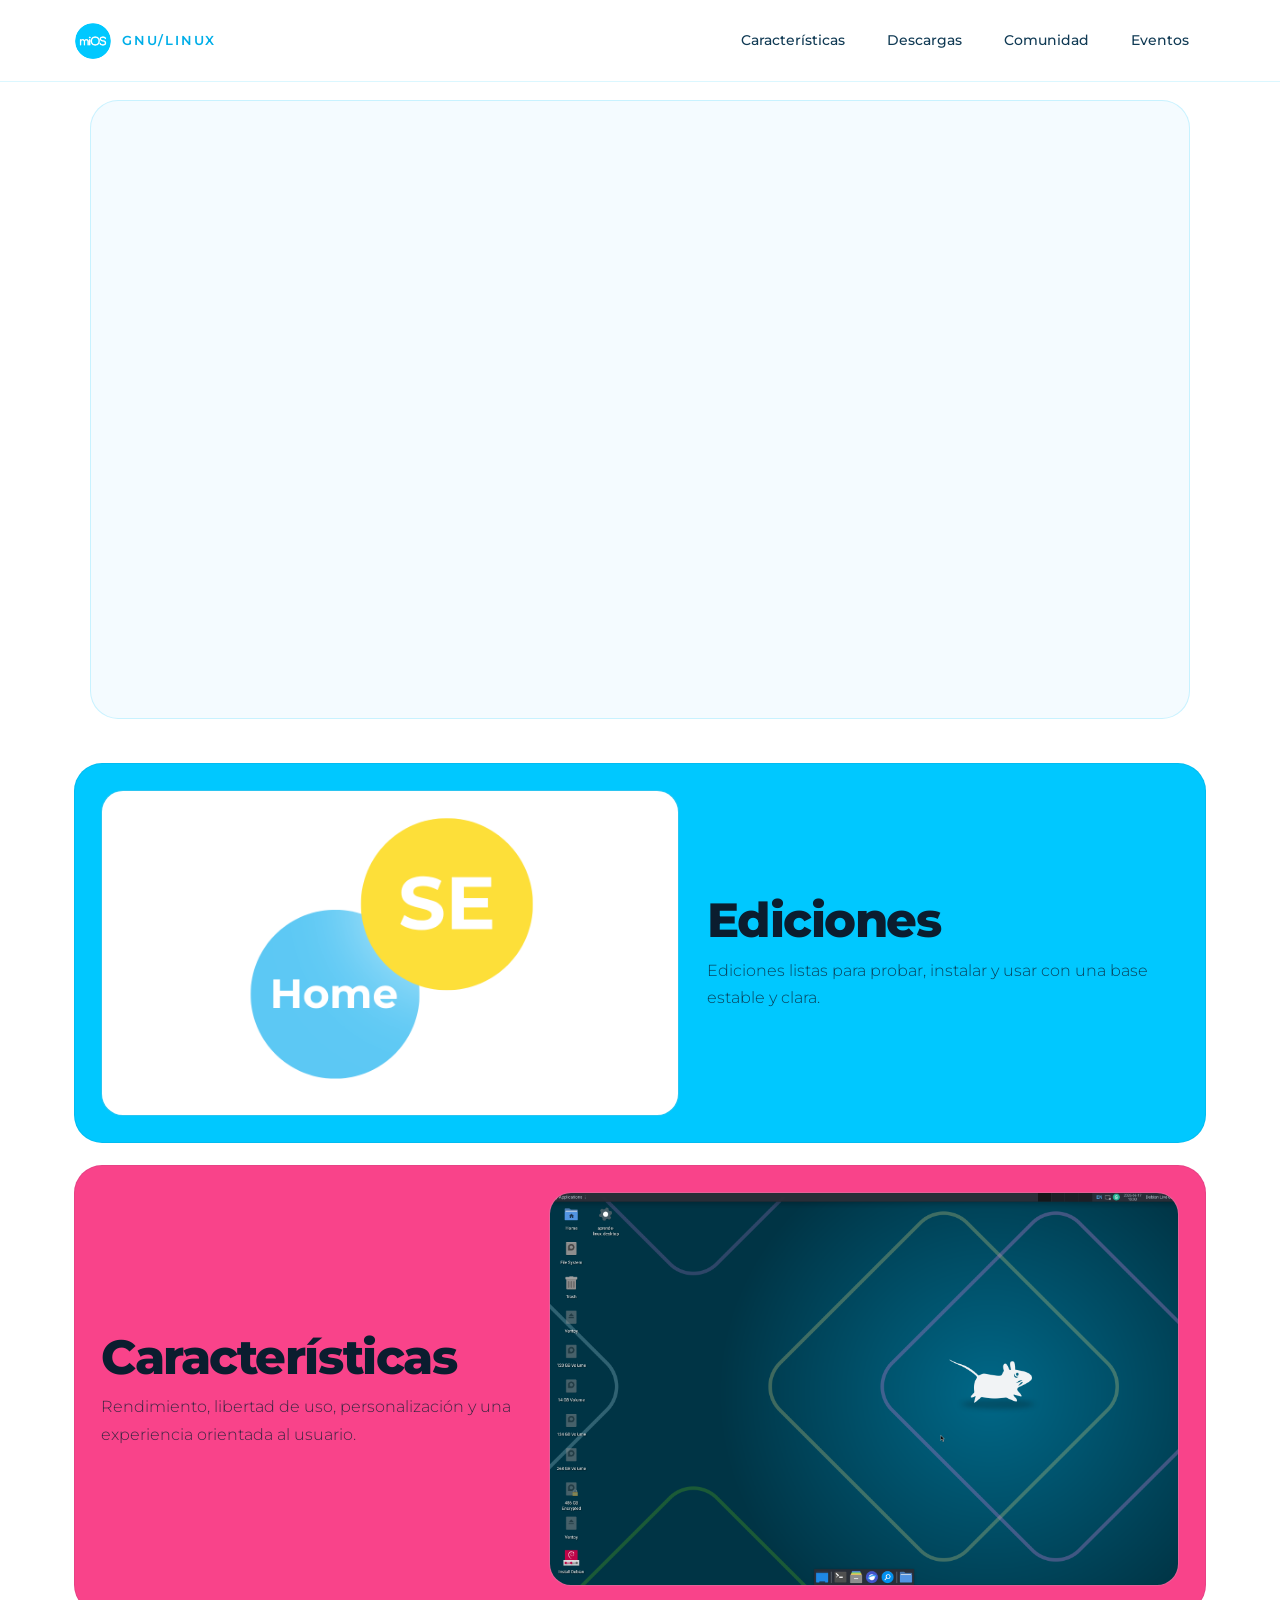
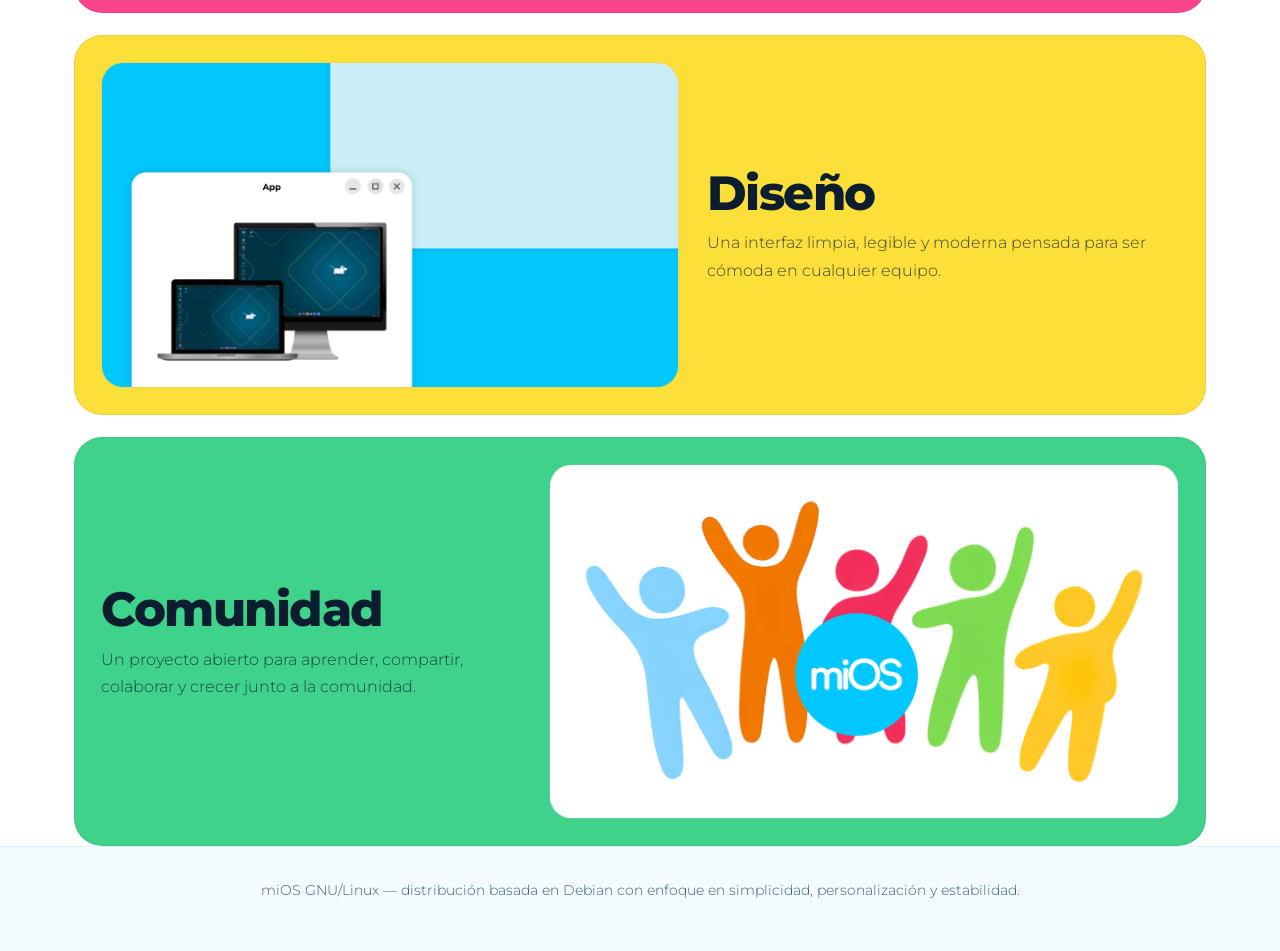
<file: index.html>
<!DOCTYPE html>
<html lang="es">
<head>
  <meta charset="UTF-8" />
  <meta name="viewport" content="width=device-width, initial-scale=1.0" />
  <title>miOS GNU/Linux</title>
  <link rel="preconnect" href="https://fonts.googleapis.com" />
  <link rel="preconnect" href="https://fonts.gstatic.com" crossorigin />
  <link href="https://fonts.googleapis.com/css2?family=Comfortaa:wght@400;600;700&family=Montserrat:wght@300;400;500;600;700;800&display=swap" rel="stylesheet" />
  <link rel="icon" href="favicon.svg" type="image/svg+xml" />
  <link rel="stylesheet" href="styles.css" />
</head>
<body>
  <header class="header">
    <div class="header-inner">
      <a href="index.html" class="brand" aria-label="miOS GNU/Linux inicio">
        <img class="brand-logo" src="logo-mios.png" alt="miOS logotipo" width="38" height="38" />
        <span class="brand-sub">GNU/Linux</span>
      </a>
      <button class="mobile-nav-toggle" type="button" aria-expanded="false" aria-label="Abrir menú">
        <span></span><span></span><span></span>
      </button>
      <nav class="main-nav" aria-label="Navegación principal">
        <a href="caracteristicas.html">Características</a>
        <a href="descargas.html">Descargas</a>
        <a href="comunidad.html">Comunidad</a>
        <a href="eventos.html">Eventos</a>
      </nav>
    </div>
  </header>

  <main>
    <section class="hero hero-gallery" aria-label="Carrusel de imágenes de miOS GNU/Linux">
      <div class="gallery-shell">
        <div class="gallery-track">
          <figure class="gallery-slide slide-one">
            <img src="assets/slide-1.png" alt="miOS GNU/Linux vista 1" />
          </figure>
          <figure class="gallery-slide slide-two">
            <img src="assets/slide-2.png" alt="miOS GNU/Linux vista 2" />
            <a class="gallery-cta" href="eventos.html">Ver eventos</a>
          </figure>
        </div>
      </div>
    </section>

    <section class="feature-stack" aria-label="Secciones principales de miOS GNU/Linux">
      <article class="feature-panel feature-blue">
        <div class="feature-media">
          <img src="assets/feature-descargas.png" alt="Descargas de miOS GNU/Linux" />
        </div>
        <div class="feature-copy">
          <h3>Ediciones</h3>
          <p>Ediciones listas para probar, instalar y usar con una base estable y clara.</p>
        </div>
      </article>

      <article class="feature-panel feature-pink">
        <div class="feature-copy">
          <h3>Características</h3>
          <p>Rendimiento, libertad de uso, personalización y una experiencia orientada al usuario.</p>
        </div>
        <div class="feature-media">
          <img src="assets/feature-caracteristicas.png" alt="Características de miOS GNU/Linux" />
        </div>
      </article>

      <article class="feature-panel feature-yellow">
        <div class="feature-media">
          <img src="assets/feature-diseno.png" alt="Diseño de miOS GNU/Linux" />
        </div>
        <div class="feature-copy">
          <h3>Diseño</h3>
          <p>Una interfaz limpia, legible y moderna pensada para ser cómoda en cualquier equipo.</p>
        </div>
      </article>

      <article class="feature-panel feature-green">
        <div class="feature-copy">
          <h3>Comunidad</h3>
          <p>Un proyecto abierto para aprender, compartir, colaborar y crecer junto a la comunidad.</p>
        </div>
        <div class="feature-media">
          <img src="assets/feature-comunidad.png" alt="Comunidad de miOS GNU/Linux" />
        </div>
      </article>
    </section>

  <footer class="footer">
    <p>miOS GNU/Linux — distribución basada en Debian con enfoque en simplicidad, personalización y estabilidad.</p>
  </footer>
  <script src="script.js"></script>
</body>
</html>
</file>
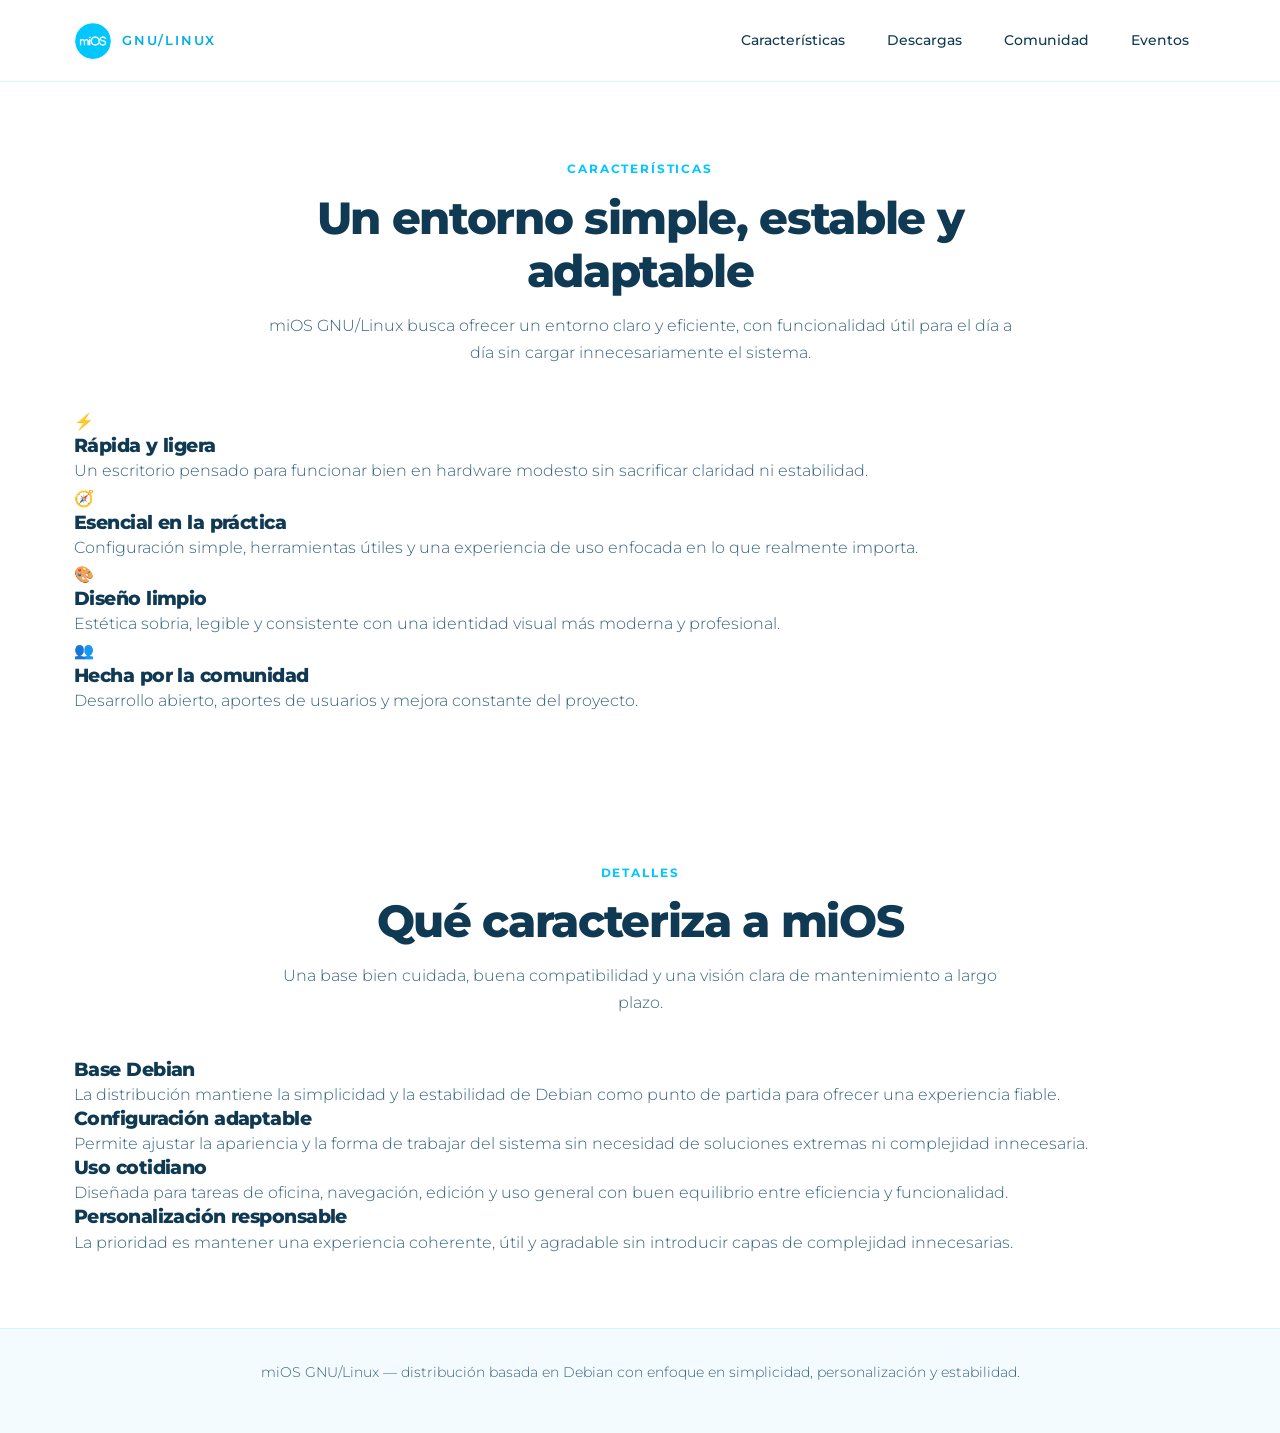
<file: caracteristicas.html>
<!DOCTYPE html>
<html lang="es">
<head>
  <meta charset="UTF-8" />
  <meta name="viewport" content="width=device-width, initial-scale=1.0" />
  <title>miOS — Características</title>
  <link rel="preconnect" href="https://fonts.googleapis.com" />
  <link rel="preconnect" href="https://fonts.gstatic.com" crossorigin />
  <link href="https://fonts.googleapis.com/css2?family=Comfortaa:wght@400;600;700&family=Montserrat:wght@300;400;500;600;700;800&display=swap" rel="stylesheet" />
  <link rel="icon" href="favicon.svg" type="image/svg+xml" />
  <link rel="stylesheet" href="styles.css" />
</head>
<body>
  <header class="header">
    <div class="header-inner">
      <a href="index.html" class="brand" aria-label="miOS GNU/Linux inicio">
        <img class="brand-logo" src="logo-mios.png" alt="miOS logotipo" width="38" height="38" />
        <span class="brand-sub">GNU/Linux</span>
      </a>
      <button class="mobile-nav-toggle" type="button" aria-expanded="false" aria-label="Abrir menú">
        <span></span><span></span><span></span>
      </button>
      <nav class="main-nav" aria-label="Navegación principal">
        <a href="caracteristicas.html">Características</a>
        <a href="descargas.html">Descargas</a>
        <a href="comunidad.html">Comunidad</a>
        <a href="eventos.html">Eventos</a>
      </nav>
    </div>
  </header>

  <main>
    <section class="section">
      <div class="section-head">
        <span>Características</span>
        <h2>Un entorno simple, estable y adaptable</h2>
        <p>miOS GNU/Linux busca ofrecer un entorno claro y eficiente, con funcionalidad útil para el día a día sin cargar innecesariamente el sistema.</p>
      </div>

      <div class="grid cards-grid">
        <article class="card">
          <div class="card-icon">⚡</div>
          <h3>Rápida y ligera</h3>
          <p>Un escritorio pensado para funcionar bien en hardware modesto sin sacrificar claridad ni estabilidad.</p>
        </article>
        <article class="card">
          <div class="card-icon">🧭</div>
          <h3>Esencial en la práctica</h3>
          <p>Configuración simple, herramientas útiles y una experiencia de uso enfocada en lo que realmente importa.</p>
        </article>
        <article class="card">
          <div class="card-icon">🎨</div>
          <h3>Diseño limpio</h3>
          <p>Estética sobria, legible y consistente con una identidad visual más moderna y profesional.</p>
        </article>
        <article class="card">
          <div class="card-icon">👥</div>
          <h3>Hecha por la comunidad</h3>
          <p>Desarrollo abierto, aportes de usuarios y mejora constante del proyecto.</p>
        </article>
      </div>
    </section>

    <section class="section">
      <div class="section-head">
        <span>Detalles</span>
        <h2>Qué caracteriza a miOS</h2>
        <p>Una base bien cuidada, buena compatibilidad y una visión clara de mantenimiento a largo plazo.</p>
      </div>

      <div class="grid cards-grid">
        <article class="card">
          <h3>Base Debian</h3>
          <p>La distribución mantiene la simplicidad y la estabilidad de Debian como punto de partida para ofrecer una experiencia fiable.</p>
        </article>
        <article class="card">
          <h3>Configuración adaptable</h3>
          <p>Permite ajustar la apariencia y la forma de trabajar del sistema sin necesidad de soluciones extremas ni complejidad innecesaria.</p>
        </article>
        <article class="card">
          <h3>Uso cotidiano</h3>
          <p>Diseñada para tareas de oficina, navegación, edición y uso general con buen equilibrio entre eficiencia y funcionalidad.</p>
        </article>
        <article class="card">
          <h3>Personalización responsable</h3>
          <p>La prioridad es mantener una experiencia coherente, útil y agradable sin introducir capas de complejidad innecesarias.</p>
        </article>
      </div>
    </section>
  </main>

  <footer class="footer">
    <p>miOS GNU/Linux — distribución basada en Debian con enfoque en simplicidad, personalización y estabilidad.</p>
  </footer>
  <script src="script.js"></script>
</body>
</html>
</file>
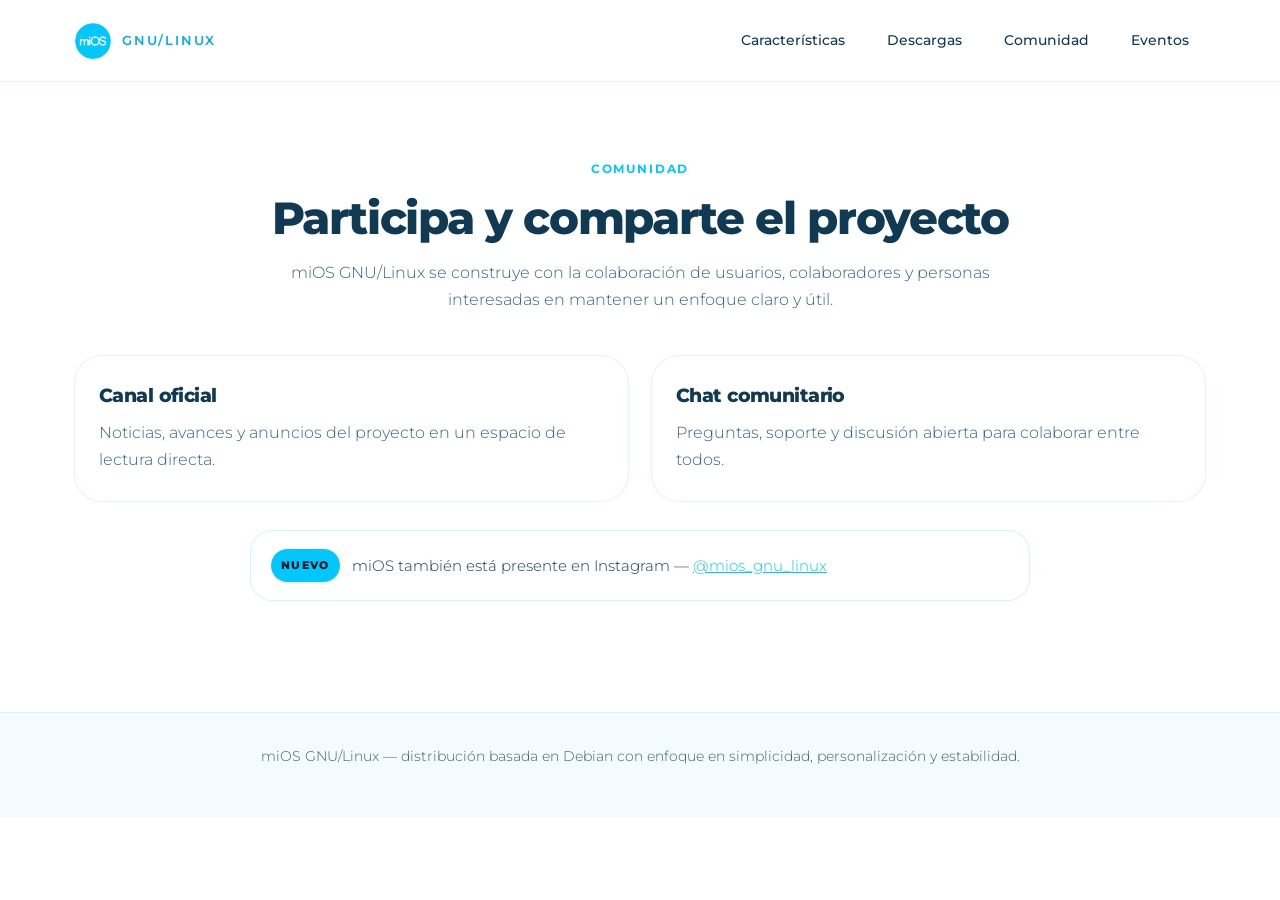
<file: comunidad.html>
<!DOCTYPE html>
<html lang="es">
<head>
  <meta charset="UTF-8" />
  <meta name="viewport" content="width=device-width, initial-scale=1.0" />
  <title>miOS — Comunidad</title>
  <link rel="preconnect" href="https://fonts.googleapis.com" />
  <link rel="preconnect" href="https://fonts.gstatic.com" crossorigin />
  <link href="https://fonts.googleapis.com/css2?family=Comfortaa:wght@400;600;700&family=Montserrat:wght@300;400;500;600;700;800&display=swap" rel="stylesheet" />
  <link rel="icon" href="favicon.svg" type="image/svg+xml" />
  <link rel="stylesheet" href="styles.css" />
</head>
<body>
  <header class="header">
    <div class="header-inner">
      <a href="index.html" class="brand" aria-label="miOS GNU/Linux inicio">
        <img class="brand-logo" src="logo-mios.png" alt="miOS logotipo" width="38" height="38" />
        <span class="brand-sub">GNU/Linux</span>
      </a>
      <button class="mobile-nav-toggle" type="button" aria-expanded="false" aria-label="Abrir menú">
        <span></span><span></span><span></span>
      </button>
      <nav class="main-nav" aria-label="Navegación principal">
        <a href="caracteristicas.html">Características</a>
        <a href="descargas.html">Descargas</a>
        <a href="comunidad.html">Comunidad</a>
        <a href="eventos.html">Eventos</a>
      </nav>
    </div>
  </header>

  <main>
    <section class="section section-community">
      <div class="section-head">
        <span>Comunidad</span>
        <h2>Participa y comparte el proyecto</h2>
        <p>miOS GNU/Linux se construye con la colaboración de usuarios, colaboradores y personas interesadas en mantener un enfoque claro y útil.</p>
      </div>

      <div class="community-grid">
        <a class="community-card" href="https://t.me/mioscanaloficial" target="_blank" rel="noreferrer">
          <h3>Canal oficial</h3>
          <p>Noticias, avances y anuncios del proyecto en un espacio de lectura directa.</p>
        </a>
        <a class="community-card" href="https://t.me/mioscanaloficialchat" target="_blank" rel="noreferrer">
          <h3>Chat comunitario</h3>
          <p>Preguntas, soporte y discusión abierta para colaborar entre todos.</p>
        </a>
      </div>

      <div class="instagram-announcement">
        <div class="badge nuevo">Nuevo</div>
        <p class="instagram-text">miOS también está presente en Instagram — <a href="https://www.instagram.com/mios_gnu_linux/" target="_blank" rel="noreferrer">@mios_gnu_linux</a></p>
      </div>
    </section>
  </main>

  <footer class="footer">
    <p>miOS GNU/Linux — distribución basada en Debian con enfoque en simplicidad, personalización y estabilidad.</p>
  </footer>
  <script src="script.js"></script>
</body>
</html>
</file>
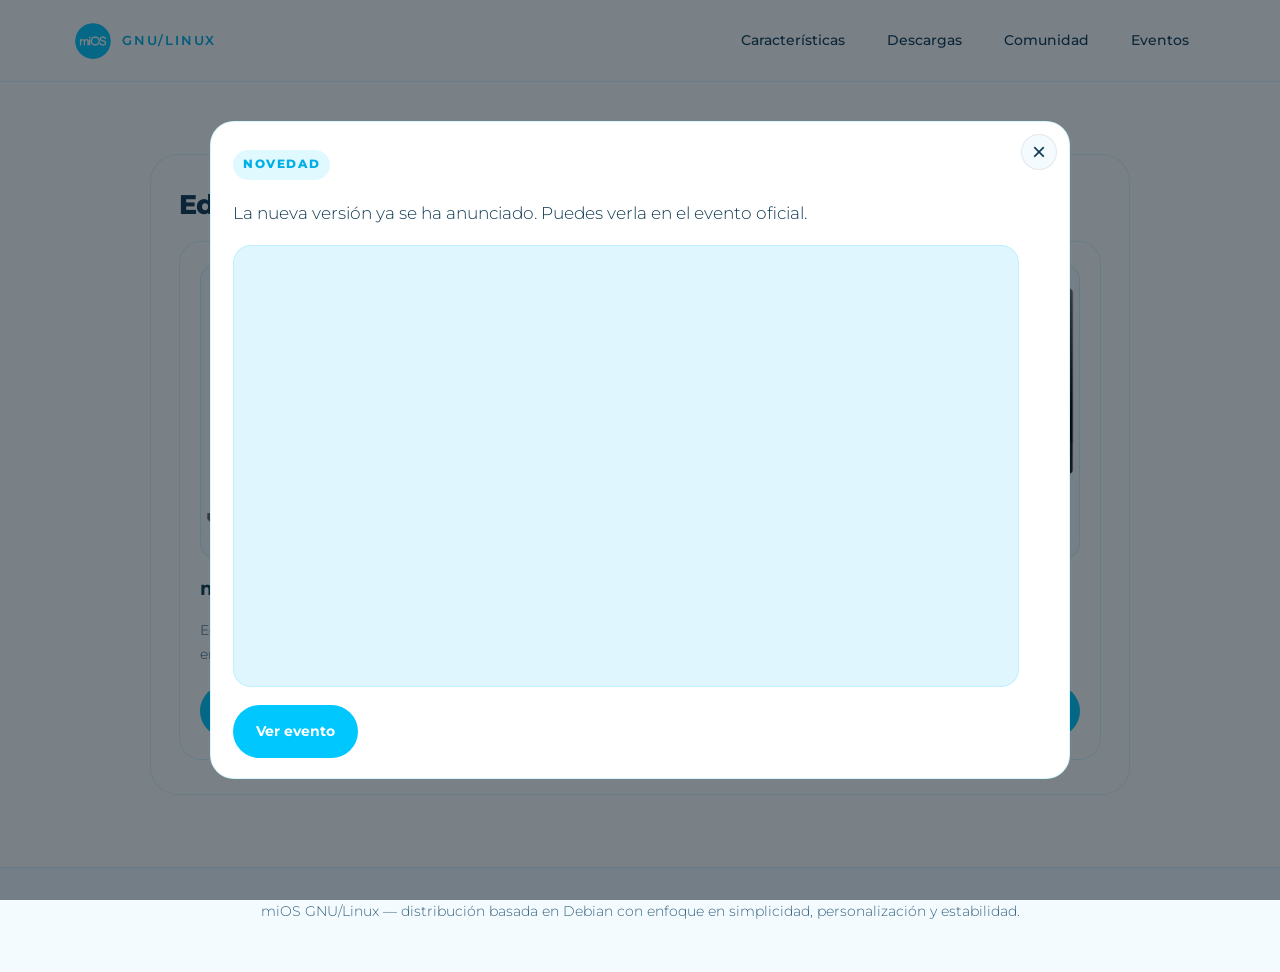
<file: descargas.html>
<!DOCTYPE html>
<html lang="es">
<head>
  <meta charset="UTF-8" />
  <meta name="viewport" content="width=device-width, initial-scale=1.0" />
  <title>miOS — Descargas</title>
  <link rel="preconnect" href="https://fonts.googleapis.com" />
  <link rel="preconnect" href="https://fonts.gstatic.com" crossorigin />
  <link href="https://fonts.googleapis.com/css2?family=Comfortaa:wght@400;600;700&family=Montserrat:wght@300;400;500;600;700;800&display=swap" rel="stylesheet" />
  <link rel="icon" href="favicon.svg" type="image/svg+xml" />
  <link rel="stylesheet" href="styles.css" />
</head>
<body>
  <header class="header">
    <div class="header-inner">
      <a href="index.html" class="brand" aria-label="miOS GNU/Linux inicio">
        <img class="brand-logo" src="logo-mios.png" alt="miOS logotipo" width="38" height="38" />
        <span class="brand-sub">GNU/Linux</span>
      </a>
      <button class="mobile-nav-toggle" type="button" aria-expanded="false" aria-label="Abrir menú">
        <span></span><span></span><span></span>
      </button>
      <nav class="main-nav" aria-label="Navegación principal">
        <a href="caracteristicas.html">Características</a>
        <a href="descargas.html">Descargas</a>
        <a href="comunidad.html">Comunidad</a>
        <a href="eventos.html">Eventos</a>
      </nav>
    </div>
  </header>

  <main>
    <section class="section">
      <div class="dl-layout">
        <div class="download-banner">
          <span class="eyebrow">Desarrollo activo</span>
          <h3>Estamos desarrollando una nueva versión de miOS GNU/Linux</h3>
          <p>La nueva etapa del proyecto busca reiniciar el concepto del sistema para hacerlo más personalizable, más eficiente, más bonito visualmente y mejor optimizado, manteniendo siempre la esencia original de la distribución.</p>
          <p>Mientras se trabaja en esa nueva dirección, el objetivo es preparar una base más clara, más estable y mejor adaptada a equipos actuales y antiguos.</p>
          <div class="hero-buttons">
            <a class="btn primary" href="https://www.youtube.com/results?search_query=miOS+GNU%2FLinux" target="_blank" rel="noopener noreferrer">Ver avances en YouTube</a>
          </div>
          <div class="warning-box">
            <strong>Advertencia:</strong> Si deseas probar la versión actual, hazlo bajo tu propio riesgo. No se recomienda probarla en máquinas virtuales debido a fallas conocidas de compatibilidad.
          </div>
        </div>

        <div class="download-editions">
          <h3>Ediciones actuales</h3>
          <div class="editions-grid">
            <article class="edition-card">
              <div class="edition-media">
                <img src="devices.png" alt="miOS Milky Mint" />
              </div>
              <h4>miOS Milky Mint</h4>
              <p>Edición principal con enfoque en simplicidad y uso diario en equipos de escritorio y portátiles.</p>
              <a class="btn primary" href="https://drive.google.com/file/d/1at4UF2MDud6CvCjHkAiS7Ndu_bnOghUP/view" target="_blank" rel="noopener noreferrer">Descargar</a>
            </article>

            <article class="edition-card">
              <div class="edition-media">
                <img src="devices.png" alt="miOS Milky Mint SE" />
              </div>
              <h4>miOS Milky Mint SE</h4>
              <p>Versión especial orientada a usuarios que buscan un sistema más enfocado y personalizable.</p>
              <a class="btn primary" href="https://drive.google.com/file/d/15cpj5Gtf3k_3slBFZv9cEzd-YqxO0NCI/view" target="_blank" rel="noopener noreferrer">Descargar</a>
            </article>
          </div>
        </div>
      </div>
    </section>

    <div class="download-modal" aria-hidden="true" role="dialog" aria-modal="true">
      <div class="download-modal-content">
        <button class="download-modal-close" type="button" aria-label="Cerrar modal">×</button>
        <div class="download-modal-body">
          <span class="eyebrow">Novedad</span>
          <p>La nueva versión ya se ha anunciado. Puedes verla en el evento oficial.</p>
          <div class="video-shell">
            <iframe src="https://www.youtube.com/embed/9H0trIf1cZI?rel=0&modestbranding=1" title="Evento oficial" allow="accelerometer; autoplay; clipboard-write; encrypted-media; gyroscope; picture-in-picture; web-share" allowfullscreen></iframe>
          </div>
          <a class="btn primary" href="https://youtu.be/9H0trIf1cZI" target="_blank" rel="noopener noreferrer">Ver evento</a>
        </div>
      </div>
    </div>
  </main>

  <footer class="footer">
    <p>miOS GNU/Linux — distribución basada en Debian con enfoque en simplicidad, personalización y estabilidad.</p>
  </footer>
  <script src="script.js"></script>
</body>
</html>
</file>
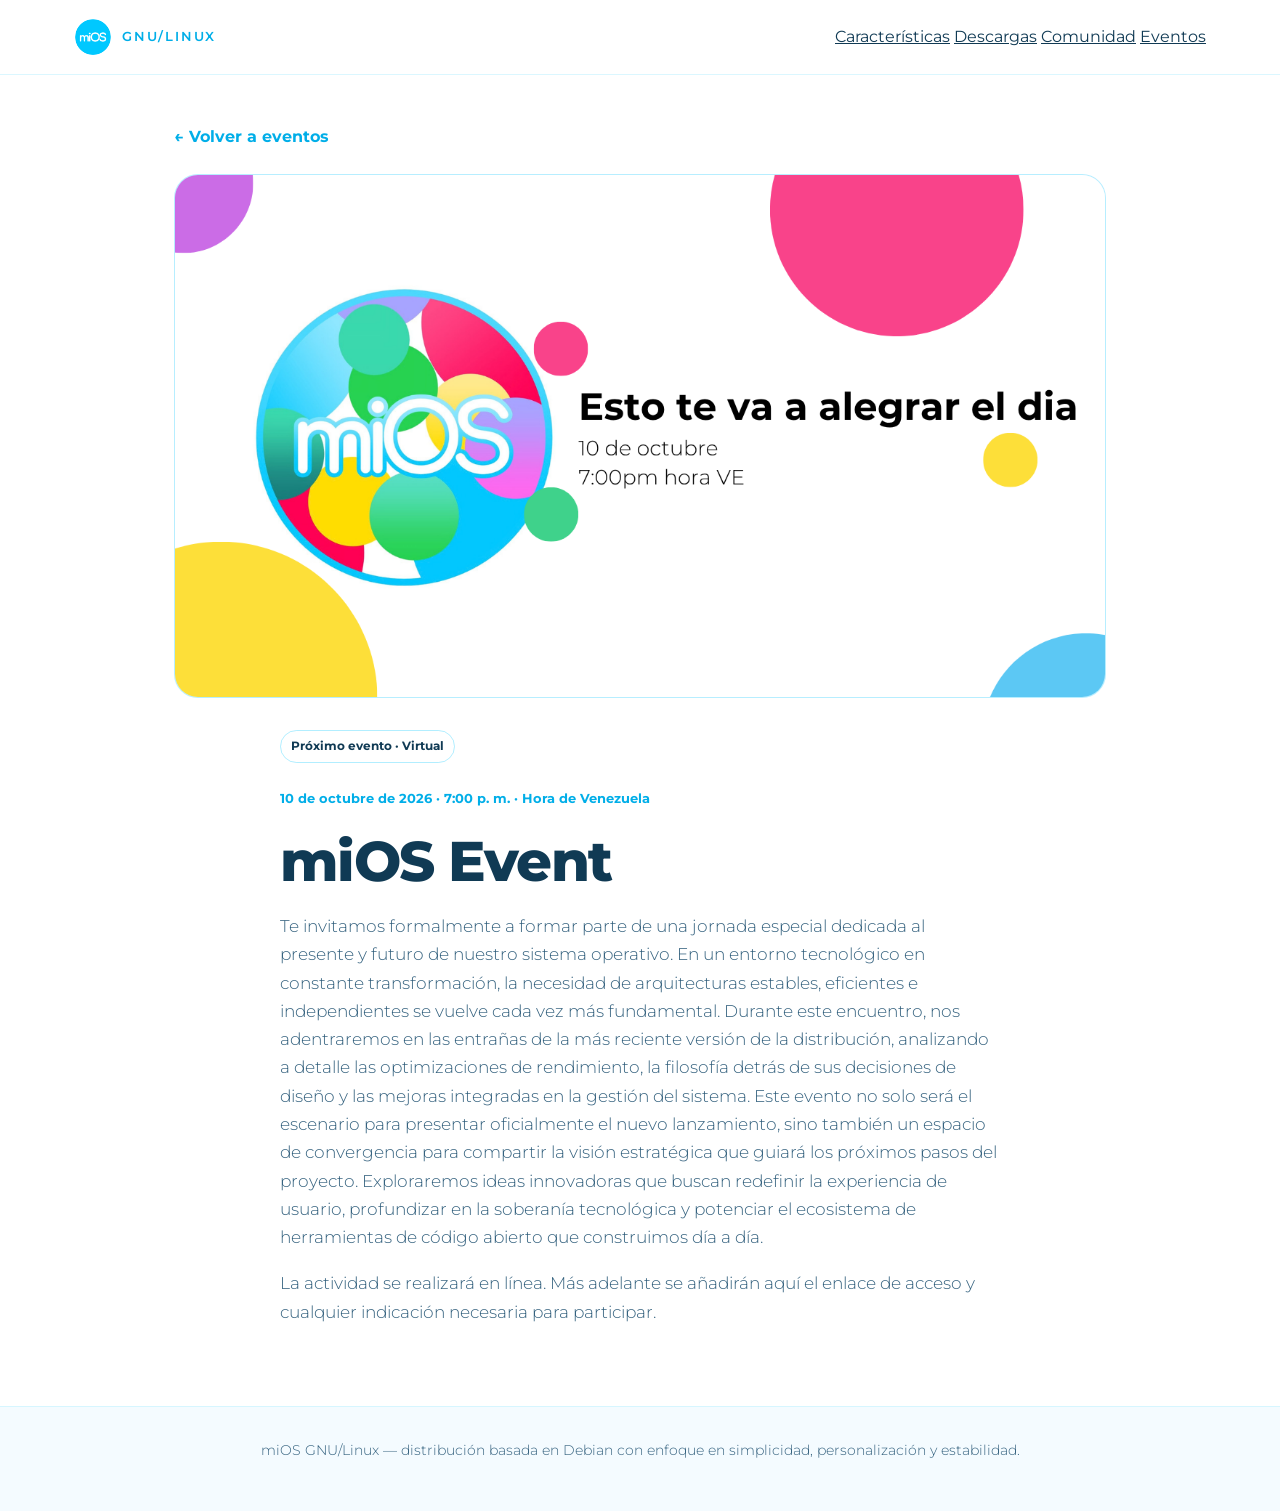
<file: evento1.html>
<!DOCTYPE html>
<html lang="es">
<head>
  <meta charset="UTF-8" />
  <meta name="viewport" content="width=device-width, initial-scale=1.0" />
  <title>Encuentro virtual miOS — Eventos</title>
  <link rel="preconnect" href="https://fonts.googleapis.com" />
  <link rel="preconnect" href="https://fonts.gstatic.com" crossorigin />
  <link href="https://fonts.googleapis.com/css2?family=Comfortaa:wght@400;600;700&family=Montserrat:wght@300;400;500;600;700;800&display=swap" rel="stylesheet" />
  <link rel="icon" href="favicon.svg" type="image/svg+xml" />
  <link rel="stylesheet" href="styles.css" />
</head>
<body>
  <header class="header">
    <div class="header-inner">
      <a href="index.html" class="brand" aria-label="miOS GNU/Linux inicio">
        <img class="brand-logo" src="logo-mios.png" alt="miOS logotipo" width="38" height="38" />
        <span class="brand-sub">GNU/Linux</span>
      </a>
      <nav>
        <a href="caracteristicas.html">Características</a>
        <a href="descargas.html">Descargas</a>
        <a href="comunidad.html">Comunidad</a>
        <a href="eventos.html" aria-current="page">Eventos</a>
      </nav>
    </div>
  </header>

  <main>
    <section class="event-detail-page">
      <a class="event-back-link" href="eventos.html">← Volver a eventos</a>
      <img class="event-detail-image" src="assets/evento-1.png" alt="Imagen del evento miOS Event" />
      <article class="event-article">
        <span class="event-status">Próximo evento · Virtual</span>
        <time class="event-date" datetime="2026-10-10T19:00:00-04:00">10 de octubre de 2026 · 7:00 p. m. · Hora de Venezuela</time>
        <h1>miOS Event</h1>
        <p>Te invitamos formalmente a formar parte de una jornada especial dedicada al presente y futuro de nuestro sistema operativo. En un entorno tecnológico en constante transformación, la necesidad de arquitecturas estables, eficientes e independientes se vuelve cada vez más fundamental. Durante este encuentro, nos adentraremos en las entrañas de la más reciente versión de la distribución, analizando a detalle las optimizaciones de rendimiento, la filosofía detrás de sus decisiones de diseño y las mejoras integradas en la gestión del sistema.

Este evento no solo será el escenario para presentar oficialmente el nuevo lanzamiento, sino también un espacio de convergencia para compartir la visión estratégica que guiará los próximos pasos del proyecto. Exploraremos ideas innovadoras que buscan redefinir la experiencia de usuario, profundizar en la soberanía tecnológica y potenciar el ecosistema de herramientas de código abierto que construimos día a día.</p>
        <p>La actividad se realizará en línea. Más adelante se añadirán aquí el enlace de acceso y cualquier indicación necesaria para participar.</p>
      </article>
    </section>
  </main>

  <footer class="footer">
    <p>miOS GNU/Linux — distribución basada en Debian con enfoque en simplicidad, personalización y estabilidad.</p>
  </footer>
</body>
</html>
</file>
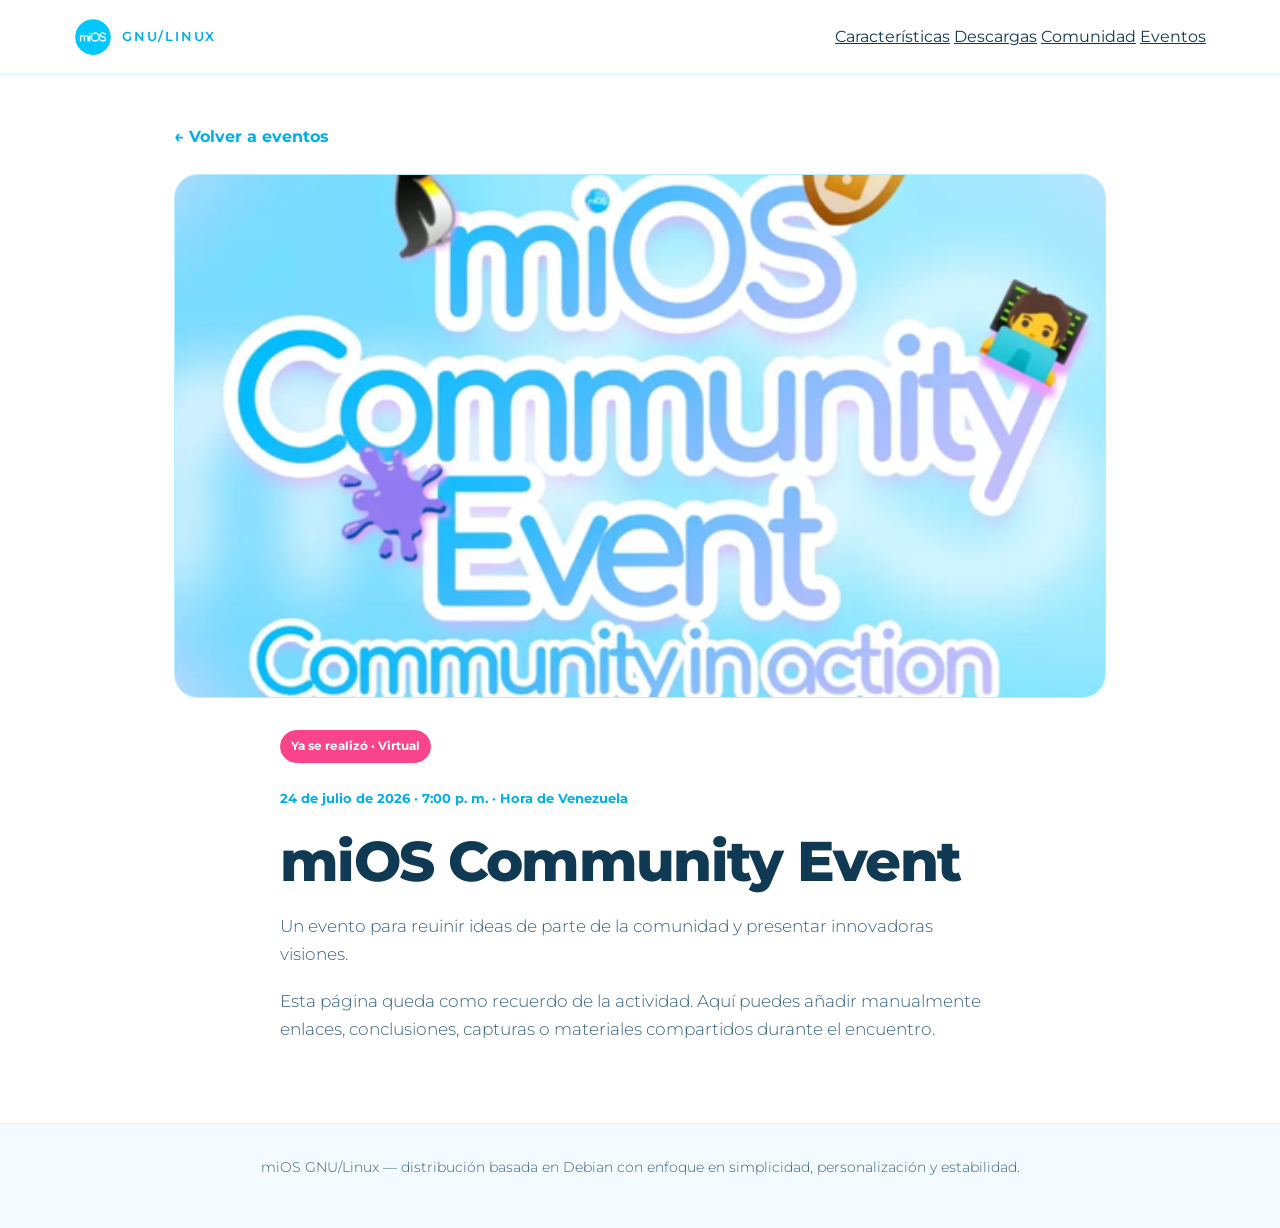
<file: evento2.html>
<!DOCTYPE html>
<html lang="es">
<head>
  <meta charset="UTF-8" />
  <meta name="viewport" content="width=device-width, initial-scale=1.0" />
  <title>Jornada digital de la comunidad — Eventos</title>
  <link rel="preconnect" href="https://fonts.googleapis.com" />
  <link rel="preconnect" href="https://fonts.gstatic.com" crossorigin />
  <link href="https://fonts.googleapis.com/css2?family=Comfortaa:wght@400;600;700&family=Montserrat:wght@300;400;500;600;700;800&display=swap" rel="stylesheet" />
  <link rel="icon" href="favicon.svg" type="image/svg+xml" />
  <link rel="stylesheet" href="styles.css" />
</head>
<body>
  <header class="header">
    <div class="header-inner">
      <a href="index.html" class="brand" aria-label="miOS GNU/Linux inicio">
        <img class="brand-logo" src="logo-mios.png" alt="miOS logotipo" width="38" height="38" />
        <span class="brand-sub">GNU/Linux</span>
      </a>
      <nav>
        <a href="caracteristicas.html">Características</a>
        <a href="descargas.html">Descargas</a>
        <a href="comunidad.html">Comunidad</a>
        <a href="eventos.html" aria-current="page">Eventos</a>
      </nav>
    </div>
  </header>

  <main>
    <section class="event-detail-page">
      <a class="event-back-link" href="eventos.html">← Volver a eventos</a>
      <img class="event-detail-image" src="assets/evento-2.png" alt="Imagen del evento miOS Community Event" />
      <article class="event-article">
        <span class="event-status event-status-complete">Ya se realizó · Virtual</span>
        <time class="event-date" datetime="2026-07-24T19:00:00-04:00">24 de julio de 2026 · 7:00 p. m. · Hora de Venezuela</time>
        <h1>miOS Community Event</h1>
        <p>Un evento para reuinir ideas de parte de la comunidad y presentar innovadoras visiones.</p>
        <p>Esta página queda como recuerdo de la actividad. Aquí puedes añadir manualmente enlaces, conclusiones, capturas o materiales compartidos durante el encuentro.</p>
      </article>
    </section>
  </main>

  <footer class="footer">
    <p>miOS GNU/Linux — distribución basada en Debian con enfoque en simplicidad, personalización y estabilidad.</p>
  </footer>
</body>
</html>
</file>
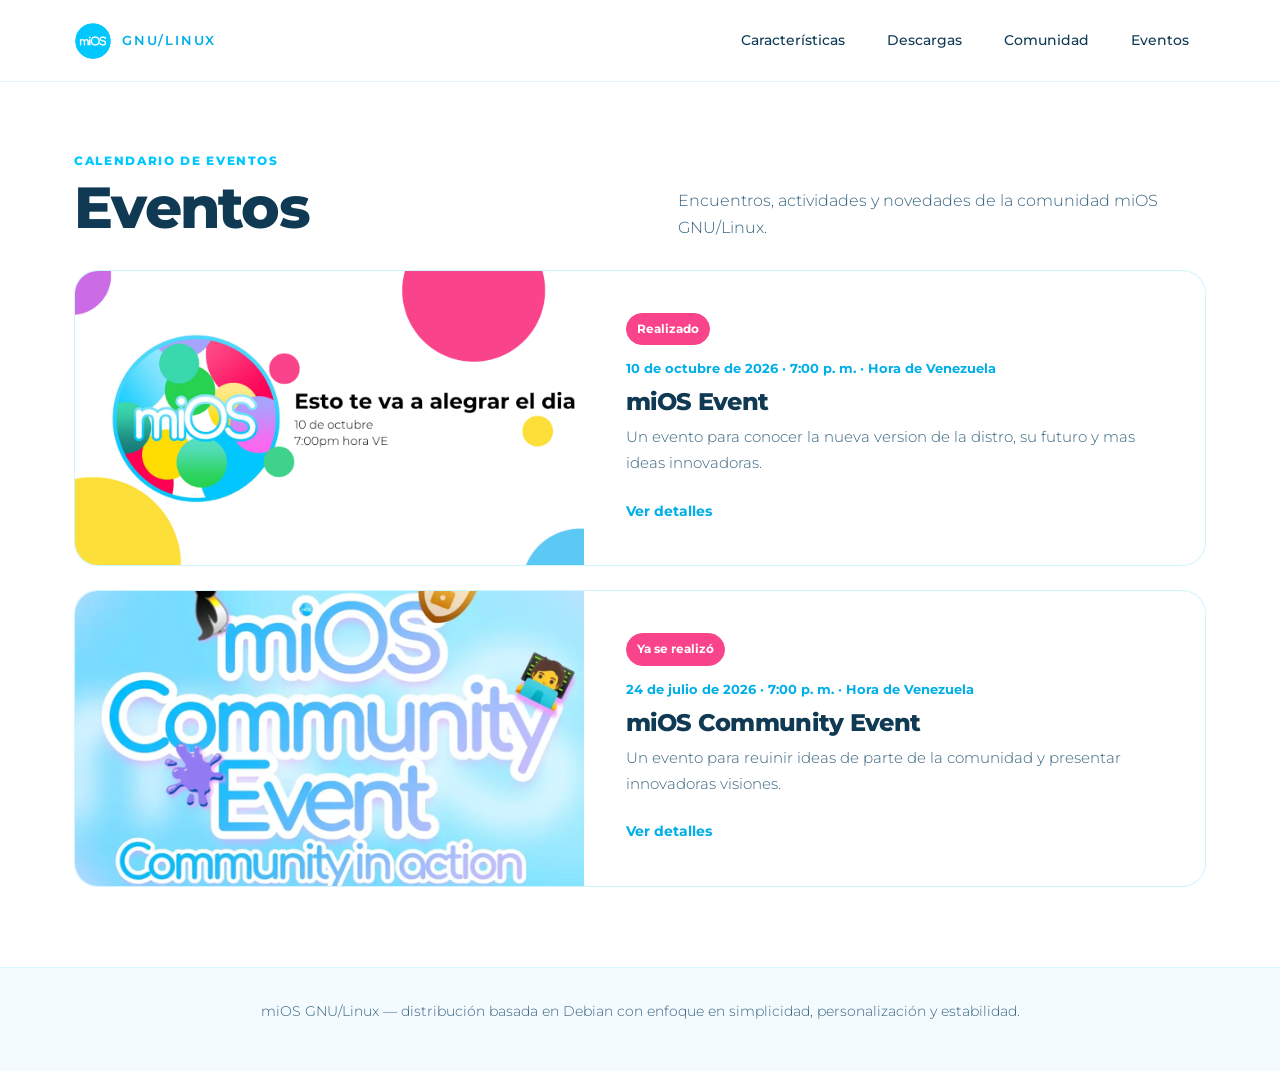
<file: eventos.html>
<!DOCTYPE html>
<html lang="es">
<head>
  <meta charset="UTF-8" />
  <meta name="viewport" content="width=device-width, initial-scale=1.0" />
  <title>miOS — Eventos</title>
  <link rel="preconnect" href="https://fonts.googleapis.com" />
  <link rel="preconnect" href="https://fonts.gstatic.com" crossorigin />
  <link href="https://fonts.googleapis.com/css2?family=Comfortaa:wght@400;600;700&family=Montserrat:wght@300;400;500;600;700;800&display=swap" rel="stylesheet" />
  <link rel="icon" href="favicon.svg" type="image/svg+xml" />
  <link rel="stylesheet" href="styles.css" />
</head>
<body>
  <header class="header">
    <div class="header-inner">
      <a href="index.html" class="brand" aria-label="miOS GNU/Linux inicio">
        <img class="brand-logo" src="logo-mios.png" alt="miOS logotipo" width="38" height="38" />
        <span class="brand-sub">GNU/Linux</span>
      </a>
      <button class="mobile-nav-toggle" type="button" aria-expanded="false" aria-label="Abrir menú">
        <span></span><span></span><span></span>
      </button>
      <nav class="main-nav" aria-label="Navegación principal">
        <a href="caracteristicas.html">Características</a>
        <a href="descargas.html">Descargas</a>
        <a href="comunidad.html">Comunidad</a>
        <a href="eventos.html" aria-current="page">Eventos</a>
      </nav>
    </div>
  </header>

  <main>
    <section class="events-page" aria-labelledby="events-title">
      <header class="events-header">
        <div>
          <span>Calendario de eventos</span>
          <h1 id="events-title">Eventos</h1>
        </div>
        <p>Encuentros, actividades y novedades de la comunidad miOS GNU/Linux.</p>
      </header>

      <div class="events-list">
        <a class="event-card" href="evento1.html">
          <img class="event-image" src="assets/evento-1.png" alt="Imagen del evento miOS Event" />
          <div class="event-details">
            <span class="event-status">Próximo evento</span>
            <time class="event-date" datetime="2026-10-10T19:00:00-04:00">10 de octubre de 2026 · 7:00 p. m. · Hora de Venezuela</time>
            <h2>miOS Event</h2>
            <p>Un evento para conocer la nueva version de la distro, su futuro y mas ideas innovadoras.</p>
            <span class="event-read-more">Ver detalles</span>
          </div>
        </a>

        <a class="event-card" href="evento2.html">
          <img class="event-image" src="assets/evento-2.png" alt="Imagen del evento miOS Community Event" />
          <div class="event-details">
            <span class="event-status event-status-complete">Ya se realizó</span>
            <time class="event-date" datetime="2026-07-24T19:00:00-04:00">24 de julio de 2026 · 7:00 p. m. · Hora de Venezuela</time>
            <h2>miOS Community Event</h2>
            <p>Un evento para reuinir ideas de parte de la comunidad y presentar innovadoras visiones.</p>
            <span class="event-read-more">Ver detalles</span>
          </div>
        </a>
      </div>
    </section>
  </main>

  <footer class="footer">
    <p>miOS GNU/Linux — distribución basada en Debian con enfoque en simplicidad, personalización y estabilidad.</p>
  </footer>
  <script src="script.js"></script>
</body>
</html>
</file>
<file: styles.css>
/* =========================================================
   miOS — Sistema de diseño (GNOME HIG inspired)
   ========================================================= */

@import url('https://fonts.googleapis.com/css2?family=Comfortaa:wght@400;600;700&family=Montserrat:wght@300;400;500;600;700;800&display=swap');

:root {
  --blue: #00C8FF;
  --pink: #F9438A;
  --yellow: #FDDF39;
  --green: #3FD28B;

  --bg-dark: #ffffff;
  --bg-deep: #f4fbff;
  --bg-surface: #eaf9ff;
  --bg-surface-strong: #dff6ff;
  --bg-panel: #ffffff;
  --bg-panel-alt: #f8fdff;

  --text-white: #ffffff;
  --text-muted: #35627f;
  --text-soft: #103a54;

  --accent: var(--blue);
  --accent-strong: #2ed3ff;
  --accent-deep: #00AEE8;
  --border: rgba(0, 200, 255, 0.18);
  --border-strong: rgba(0, 200, 255, 0.42);

  --font-brand: 'Comfortaa', sans-serif;
  --font-display: 'Montserrat', sans-serif;
  --font-body: 'Montserrat', sans-serif;

  --radius-sm: 12px;
  --radius-md: 16px;
  --radius-lg: 22px;
  --radius-xl: 28px;
  --radius-pill: 999px;

  --shadow-soft: 0 10px 24px rgba(0, 0, 0, 0.12);
  --transition: all 0.2s ease;
}

* {
  box-sizing: border-box;
  margin: 0;
  padding: 0;
}

html {
  scroll-behavior: smooth;
}

body {
  background: #ffffff;
  color: var(--text-soft);
  font-family: var(--font-body);
  line-height: 1.7;
  font-weight: 400;
  -webkit-font-smoothing: antialiased;
  text-rendering: optimizeLegibility;
}

img {
  max-width: 100%;
  display: block;
}

a {
  color: inherit;
}

h1, h2, h3, h4, h5 {
  font-family: var(--font-display);
  letter-spacing: -0.03em;
  line-height: 1.18;
}

h1, h2, h3 {
  font-weight: 800;
}

p, li, span, small {
  font-family: var(--font-body);
}

p {
  color: var(--text-muted);
  font-weight: 300;
}

strong {
  font-weight: 600;
}

.header {
  position: sticky;
  top: 0;
  z-index: 100;
  background: #ffffff;
  border-bottom: 1px solid rgba(0, 200, 255, 0.14);
}

.header-inner {
  max-width: 1180px;
  margin: 0 auto;
  padding: 18px 24px;
  display: flex;
  align-items: center;
  justify-content: space-between;
  gap: 16px;
}

.brand {
  display: inline-flex;
  align-items: center;
  gap: 10px;
  text-decoration: none;
}

.brand-mark {
  font-family: var(--font-brand);
  font-size: 1.3rem;
  font-weight: 700;
  color: var(--text-soft);
}

.brand-logo {
  width: 38px;
  height: 38px;
  border-radius: 50%;
  object-fit: cover;
  border: 1px solid rgba(255, 255, 255, 0.15);
}

.brand-sub {
  font-family: var(--font-display);
  font-size: 0.8rem;
  text-transform: uppercase;
  letter-spacing: 0.14em;
  color: var(--accent-deep);
  font-weight: 600;
}

.main-nav {
  display: flex;
  flex-wrap: wrap;
  align-items: center;
  justify-content: center;
  gap: 8px;
}

.main-nav a {
  padding: 10px 16px;
  border-radius: var(--radius-pill);
  text-decoration: none;
  color: var(--text-soft);
  font-size: 0.86rem;
  font-weight: 500;
  border: 1px solid transparent;
  transition: var(--transition);
}

.main-nav a:hover,
.main-nav a:focus-visible {
  color: var(--accent-deep);
  border-color: var(--border-strong);
  background: rgba(0, 200, 255, 0.05);
}

.mobile-nav-toggle {
  display: none;
  width: 46px;
  height: 46px;
  border: 1px solid rgba(0, 200, 255, 0.18);
  border-radius: 14px;
  background: #f4fbff;
  cursor: pointer;
  padding: 10px 12px;
}

.mobile-nav-toggle span {
  display: block;
  width: 100%;
  height: 2px;
  border-radius: 999px;
  background: var(--text-soft);
  margin: 5px 0;
}

main {
  min-height: 70vh;
}

.section,
.hero {
  max-width: 1180px;
  margin: 0 auto;
  padding: 72px 24px;
}

.hero {
  padding-top: 18px;
  padding-bottom: 32px;
  background: transparent;
  color: var(--text-white);
  border-bottom: none;
}

.hero-gallery {
  max-width: 1200px;
}

.gallery-shell {
  position: relative;
  width: min(100%, 1100px);
  margin: 0 auto;
  aspect-ratio: 16 / 9;
  border-radius: 28px;
  overflow: hidden;
  border: 1px solid rgba(0, 200, 255, 0.18);
  background: #f4fbff;
}

.gallery-track {
  position: relative;
  width: 100%;
  height: 100%;
}

.gallery-slide {
  position: absolute;
  inset: 0;
  margin: 0;
  opacity: 0;
}

.gallery-slide img {
  width: 100%;
  height: 100%;
  object-fit: cover;
  display: block;
  background: #dff6ff;
}

.gallery-cta {
  position: absolute;
  right: 28px;
  bottom: 28px;
  display: inline-flex;
  align-items: center;
  justify-content: center;
  padding: 12px 22px;
  border-radius: 999px;
  text-decoration: none;
  background: #ffffff;
  color: var(--text-soft);
  font-weight: 700;
  border: 1px solid rgba(0, 200, 255, 0.2);
}

.slide-one {
  animation: heroSlideOne 12s infinite;
}

.slide-two {
  animation: heroSlideTwo 12s infinite;
}

@keyframes heroSlideOne {
  0%, 45% { opacity: 1; }
  50%, 100% { opacity: 0; }
}

@keyframes heroSlideTwo {
  0%, 45% { opacity: 0; }
  50%, 95% { opacity: 1; }
  100% { opacity: 0; }
}

@media (max-width: 780px) {
  .gallery-shell {
    border-radius: 20px;
  }

  .gallery-cta {
    right: 16px;
    bottom: 16px;
    padding: 10px 16px;
    font-size: 0.8rem;
  }
}

.feature-stack {
  max-width: 1180px;
  margin: 0 auto;
  padding: 12px 24px 0;
  display: grid;
  gap: 22px;
}

.feature-panel {
  display: grid;
  grid-template-columns: 1.1fr 0.9fr;
  align-items: center;
  gap: 28px;
  padding: 26px;
  border-radius: 28px;
  border: 1px solid rgba(16, 58, 84, 0.08);
}

.feature-blue {
  background: var(--blue);
}

.feature-pink {
  background: var(--pink);
}

.feature-yellow {
  background: var(--yellow);
}

.feature-green {
  background: var(--green);
}

.feature-pink,
.feature-green {
  grid-template-columns: 0.8fr 1.2fr;
}

.feature-media {
  width: 100%;
  min-height: 240px;
  border-radius: 22px;
  overflow: hidden;
  border: 1px solid rgba(16, 58, 84, 0.08);
  background: rgba(255, 255, 255, 0.18);
}

.feature-media img {
  width: 100%;
  height: 100%;
  object-fit: cover;
  display: block;
}

.feature-copy {
  display: flex;
  flex-direction: column;
  justify-content: center;
  gap: 10px;
  color: #0b1d2f;
}

.feature-tag {
  font-size: 0.74rem;
  font-weight: 800;
  letter-spacing: 0.12em;
  text-transform: uppercase;
  opacity: 0.8;
}

.feature-copy h3 {
  font-size: clamp(2rem, 4vw, 3rem);
  line-height: 1.1;
}

.feature-copy p {
  font-size: 1rem;
  max-width: 42ch;
  color: rgba(11, 29, 47, 0.78);
}

.feature-panel:nth-child(even) .feature-copy {
  order: 1;
}

.feature-panel:nth-child(even) .feature-media {
  order: 2;
}

.events-preview {
  max-width: 1180px;
  margin: 0 auto;
  padding: 32px 24px 64px;
}

.events-header {
  display: flex;
  align-items: end;
  justify-content: space-between;
  gap: 16px;
  margin-bottom: 20px;
}

.events-header span {
  text-transform: uppercase;
  letter-spacing: 0.14em;
  font-size: 0.74rem;
  font-weight: 800;
  color: var(--accent);
}

.events-header h3 {
  font-size: clamp(2rem, 3vw, 2.8rem);
  color: var(--text-soft);
}

.events-grid {
  display: grid;
  grid-template-columns: 1fr;
  gap: 22px;
}

.events-list {
  display: grid;
  grid-template-columns: minmax(0, 1fr);
  gap: 24px;
}

.event-card {
  display: grid;
  grid-template-columns: minmax(260px, 0.9fr) minmax(0, 1.1fr);
  align-items: stretch;
  color: inherit;
  text-decoration: none;
  background: #ffffff;
  border: 1px solid rgba(0, 200, 255, 0.18);
  border-radius: 24px;
  overflow: hidden;
}

.event-card h4 {
  font-size: 1.4rem;
  margin-bottom: 8px;
  color: var(--text-soft);
}

.event-card p {
  font-size: 0.96rem;
  color: var(--text-muted);
}

.events-page {
  max-width: 1180px;
  margin: 0 auto;
  padding: 64px 24px 80px;
}

.events-page .events-header {
  align-items: end;
  margin-bottom: 28px;
}

.events-page .events-header h1 {
  font-size: clamp(2.4rem, 5vw, 3.6rem);
  color: var(--text-soft);
}

.events-page .events-header p {
  max-width: 48ch;
}

.event-image {
  width: 100%;
  min-height: 260px;
  aspect-ratio: 16 / 9;
  display: block;
  object-fit: cover;
  background-color: var(--bg-surface-strong);
}

.event-details {
  display: flex;
  flex-direction: column;
  align-items: flex-start;
  justify-content: center;
  padding: clamp(22px, 4vw, 42px);
}

.event-status {
  display: inline-flex;
  margin-bottom: 12px;
  padding: 5px 10px;
  border: 1px solid rgba(0, 200, 255, 0.3);
  border-radius: 999px;
  color: var(--text-soft);
  font-size: 0.76rem;
  font-weight: 700;
}

.event-status-complete {
  border-color: var(--pink);
  background: var(--pink);
  color: #ffffff;
}

.event-date {
  display: block;
  margin-bottom: 8px;
  color: var(--accent-deep);
  font-size: 0.84rem;
  font-weight: 700;
}

.event-details h2 {
  margin-bottom: 8px;
  color: var(--text-soft);
  font-size: 1.5rem;
}

.event-details p {
  font-size: 0.96rem;
}

.event-read-more {
  display: inline-flex;
  margin-top: 22px;
  color: var(--accent-deep);
  font-size: 0.9rem;
  font-weight: 700;
}

.event-card:hover .event-read-more,
.event-card:focus-visible .event-read-more {
  text-decoration: underline;
  text-underline-offset: 4px;
}

.event-detail-page {
  max-width: 980px;
  margin: 0 auto;
  padding: 48px 24px 80px;
}

.event-back-link {
  display: inline-flex;
  margin-bottom: 24px;
  color: var(--accent-deep);
  font-weight: 700;
  text-decoration: none;
}

.event-back-link:hover,
.event-back-link:focus-visible {
  text-decoration: underline;
  text-underline-offset: 4px;
}

.event-detail-image {
  width: 100%;
  aspect-ratio: 16 / 9;
  min-height: 220px;
  margin-bottom: 32px;
  display: block;
  object-fit: cover;
  border: 1px solid rgba(0, 200, 255, 0.18);
  border-radius: 24px;
  background-color: var(--bg-surface-strong);
}

.event-article {
  max-width: 720px;
  margin: 0 auto;
}

.event-article h1 {
  margin-bottom: 14px;
  color: var(--text-soft);
  font-size: clamp(2.2rem, 5vw, 3.5rem);
}

.event-article p {
  margin-top: 18px;
  font-size: 1.04rem;
}

.event-article .event-date {
  margin: 12px 0 18px;
}

@media (max-width: 780px) {
  .feature-panel {
    grid-template-columns: 1fr;
    padding: 18px;
  }

  .feature-panel:nth-child(even) .feature-copy,
  .feature-panel:nth-child(even) .feature-media {
    order: initial;
  }

  .feature-media {
    min-height: 200px;
  }

  .events-grid {
    grid-template-columns: 1fr;
  }

  .event-card {
    grid-template-columns: 1fr;
  }

  .event-image {
    min-height: 0;
    aspect-ratio: 16 / 9;
  }

  .events-header {
    flex-direction: column;
    align-items: flex-start;
  }

  .events-page {
    padding: 42px 18px 56px;
  }

  .event-detail-page {
    padding: 32px 18px 56px;
  }
}

.section-head {
  text-align: center;
  max-width: 760px;
  margin: 0 auto 42px;
}

.section-head span {
  display: inline-block;
  margin-bottom: 12px;
  color: var(--accent);
  text-transform: uppercase;
  letter-spacing: 0.16em;
  font-size: 0.72rem;
  font-weight: 700;
}

.section-head h2 {
  font-size: clamp(2rem, 4vw, 2.8rem);
  margin-bottom: 14px;
}

.section-head p {
  font-size: 1rem;
}

.glow-card {
  max-width: 980px;
  margin: 0 auto;
  background: #ffffff;
  border: 1px solid rgba(0, 200, 255, 0.18);
  border-radius: var(--radius-xl);
  padding: 36px 28px;
  text-align: center;
}

.glow-card h3 {
  font-size: clamp(1.8rem, 4vw, 2.6rem);
  margin-bottom: 10px;
  color: var(--text-soft);
}

.glow-card p {
  font-size: 1rem;
  margin-bottom: 24px;
  color: var(--text-muted);
}

.btn {
  display: inline-flex;
  align-items: center;
  justify-content: center;
  padding: 13px 22px;
  border-radius: var(--radius-pill);
  text-decoration: none;
  font-weight: 700;
  font-size: 0.9rem;
  transition: var(--transition);
  border: 1px solid transparent;
}

.btn.primary {
  background: var(--accent);
  color: #ffffff;
}

.btn.primary:hover {
  background: var(--accent-strong);
}

.btn.outline {
  background: rgba(255, 255, 255, 0.08);
  color: var(--text-white);
  border-color: rgba(255,255,255,0.24);
}

.btn.outline:hover {
  background: rgba(255, 255, 255, 0.12);
}

.footer {
  padding: 32px 24px 48px;
  border-top: 1px solid rgba(0, 200, 255, 0.12);
  background: #f4fbff;
}

.footer p {
  max-width: 780px;
  margin: 0 auto;
  text-align: center;
  color: var(--text-muted);
  font-size: 0.88rem;
}

.dl-layout {
  display: grid;
  gap: 26px;
  max-width: 980px;
  margin: 0 auto;
}

.download-banner,
.download-editions {
  background: #ffffff;
  border: 1px solid rgba(0, 200, 255, 0.14);
  border-radius: var(--radius-xl);
  padding: 34px 28px;
}

.download-banner {
  border-color: rgba(0, 200, 255, 0.3);
}

.download-banner h3 {
  font-size: clamp(1.8rem, 3vw, 2.7rem);
  margin-bottom: 14px;
}

.download-banner p {
  margin-bottom: 16px;
  max-width: 68ch;
}

.warning-box {
  border: 1px solid rgba(255, 255, 255, 0.12);
  background: rgba(255, 255, 255, 0.02);
  border-radius: var(--radius-md);
  padding: 16px 18px;
  margin-top: 18px;
}

.warning-box strong {
  color: var(--text-white);
}

body[data-event-live="true"] .download-banner {
  display: none;
}

.download-modal {
  position: fixed;
  inset: 0;
  z-index: 1100;
  display: flex;
  align-items: center;
  justify-content: center;
  padding: 24px;
  background: rgba(9, 22, 33, 0.54);
  opacity: 0;
  visibility: hidden;
  pointer-events: none;
  transition: var(--transition);
}

.download-modal.is-open {
  opacity: 1;
  visibility: visible;
  pointer-events: auto;
}

.download-modal-content {
  position: relative;
  width: min(860px, 100%);
  padding: 28px 22px 20px;
  border: 1px solid rgba(0, 200, 255, 0.16);
  border-radius: 24px;
  background: #ffffff;
}

.download-modal-close {
  position: absolute;
  top: 12px;
  right: 12px;
  width: 36px;
  height: 36px;
  border: 1px solid rgba(17, 30, 42, 0.08);
  border-radius: 50%;
  background: #f4fbff;
  color: var(--text-soft);
  font-size: 1.5rem;
  line-height: 1;
  cursor: pointer;
}

.download-modal-body {
  display: flex;
  flex-direction: column;
  gap: 18px;
  padding-right: 28px;
}

.download-modal-body .eyebrow {
  display: inline-flex;
  width: fit-content;
  padding: 5px 10px;
  border-radius: 999px;
  background: rgba(0, 200, 255, 0.12);
  color: var(--accent-deep);
  font-size: 0.72rem;
  font-weight: 800;
  letter-spacing: 0.14em;
  text-transform: uppercase;
}

.download-modal-body p {
  font-size: 1.08rem;
  color: var(--text-soft);
}

.video-shell {
  position: relative;
  width: 100%;
  aspect-ratio: 16 / 9;
  overflow: hidden;
  border-radius: 18px;
  border: 1px solid rgba(0, 200, 255, 0.14);
  background: #dff6ff;
}

.video-shell iframe {
  width: 100%;
  height: 100%;
  border: 0;
}

.download-modal-body .btn {
  align-self: flex-start;
}

.download-editions h3 {
  font-size: 1.7rem;
  margin-bottom: 20px;
  color: var(--text-soft);
}

.editions-grid {
  display: grid;
  grid-template-columns: repeat(auto-fit, minmax(260px, 1fr));
  gap: 24px;
}

.edition-card {
  display: flex;
  flex-direction: column;
  gap: 18px;
  padding: 22px 20px;
  background: #ffffff;
  border: 1px solid rgba(0, 200, 255, 0.14);
  border-radius: var(--radius-lg);
}

.edition-card h4 {
  font-size: 1.2rem;
  color: var(--text-soft);
}

.edition-card p {
  font-size: 0.9rem;
  color: var(--text-muted);
}

.edition-media {
  background: var(--bg-panel-alt);
  border-radius: var(--radius-md);
  overflow: hidden;
  border: 1px solid var(--border);
}

.edition-media img {
  width: 100%;
}

.community-grid {
  display: grid;
  grid-template-columns: repeat(auto-fit, minmax(260px, 1fr));
  gap: 22px;
}

.community-card {
  display: flex;
  flex-direction: column;
  gap: 12px;
  text-decoration: none;
  padding: 28px 24px;
  background: #ffffff;
  border: 1px solid rgba(0, 200, 255, 0.14);
  border-radius: var(--radius-xl);
  transition: var(--transition);
}

.community-card:hover {
  border-color: var(--border-strong);
  transform: translateY(-2px);
}

.community-card h3 {
  font-size: 1.2rem;
  color: var(--text-soft);
}

.instagram-announcement {
  max-width: 780px;
  margin: 28px auto 0;
  display: flex;
  align-items: center;
  flex-wrap: wrap;
  gap: 12px;
  padding: 18px 20px;
  border-radius: var(--radius-lg);
  background: rgba(255, 255, 255, 0.02);
  border: 1px solid var(--border);
}

.badge.nuevo {
  display: inline-flex;
  align-items: center;
  justify-content: center;
  padding: 7px 10px;
  border-radius: var(--radius-pill);
  background: var(--accent);
  color: #08171d;
  font-size: 0.7rem;
  font-weight: 800;
  letter-spacing: 0.12em;
  text-transform: uppercase;
}

.instagram-text {
  margin: 0;
  font-size: 0.95rem;
  color: var(--text-soft);
}

.instagram-announcement a {
  color: var(--accent);
}

@media (max-width: 780px) {
  .header-inner {
    position: relative;
    display: flex;
    flex-direction: column;
    align-items: center;
    justify-content: center;
    gap: 12px;
    padding-top: 16px;
    padding-bottom: 16px;
  }

  .brand {
    margin: 0 auto;
    justify-content: center;
  }

  .mobile-nav-toggle {
    display: inline-flex;
    flex-direction: column;
    align-items: center;
    justify-content: center;
  }

  .main-nav {
    display: none;
    width: 100%;
    flex-direction: column;
    align-items: stretch;
    gap: 8px;
  }

  .main-nav.is-open {
    display: flex;
  }

  .main-nav a {
    width: 100%;
    text-align: center;
    border-color: rgba(0, 200, 255, 0.12);
    background: #f4fbff;
  }

  .hero-shell {
    grid-template-columns: 1fr;
  }

  .section,
  .hero {
    padding-left: 18px;
    padding-right: 18px;
  }

  .download-banner,
  .download-editions {
    padding: 28px 20px;
  }
}
</file>
